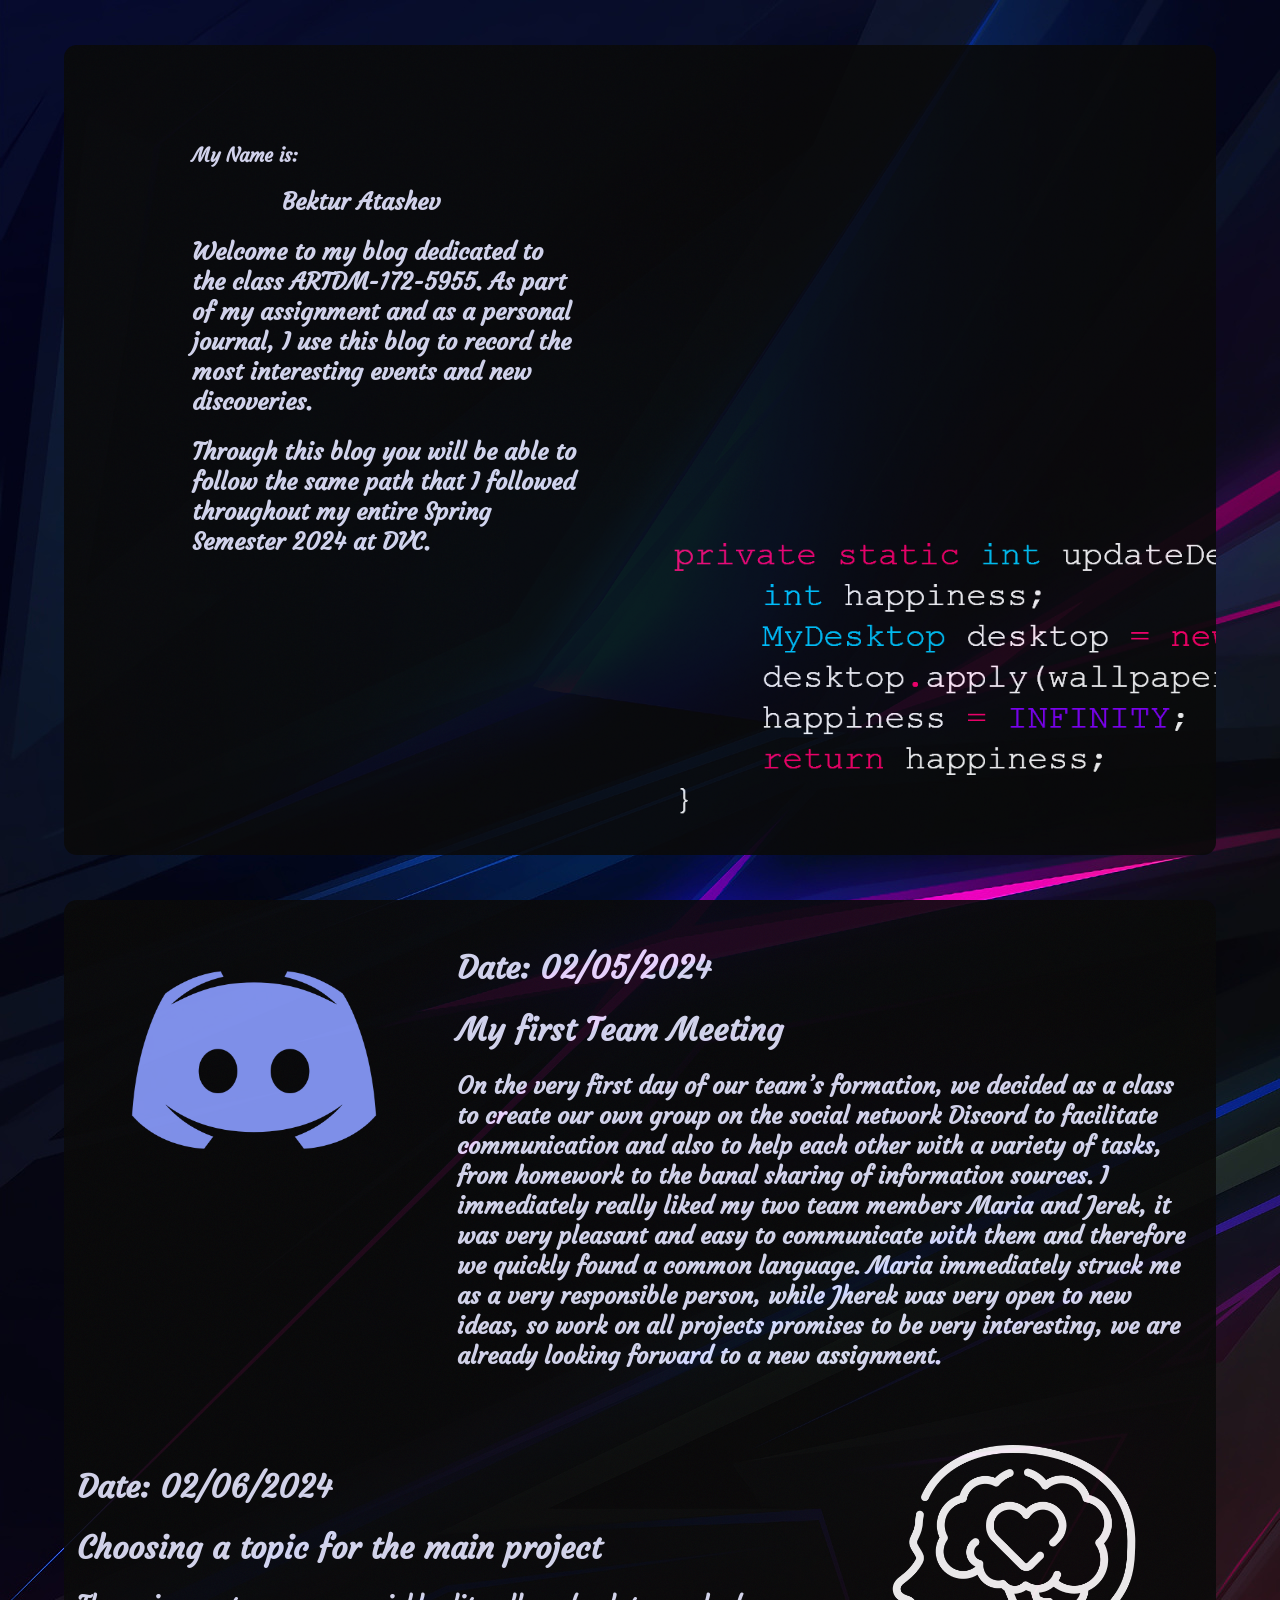
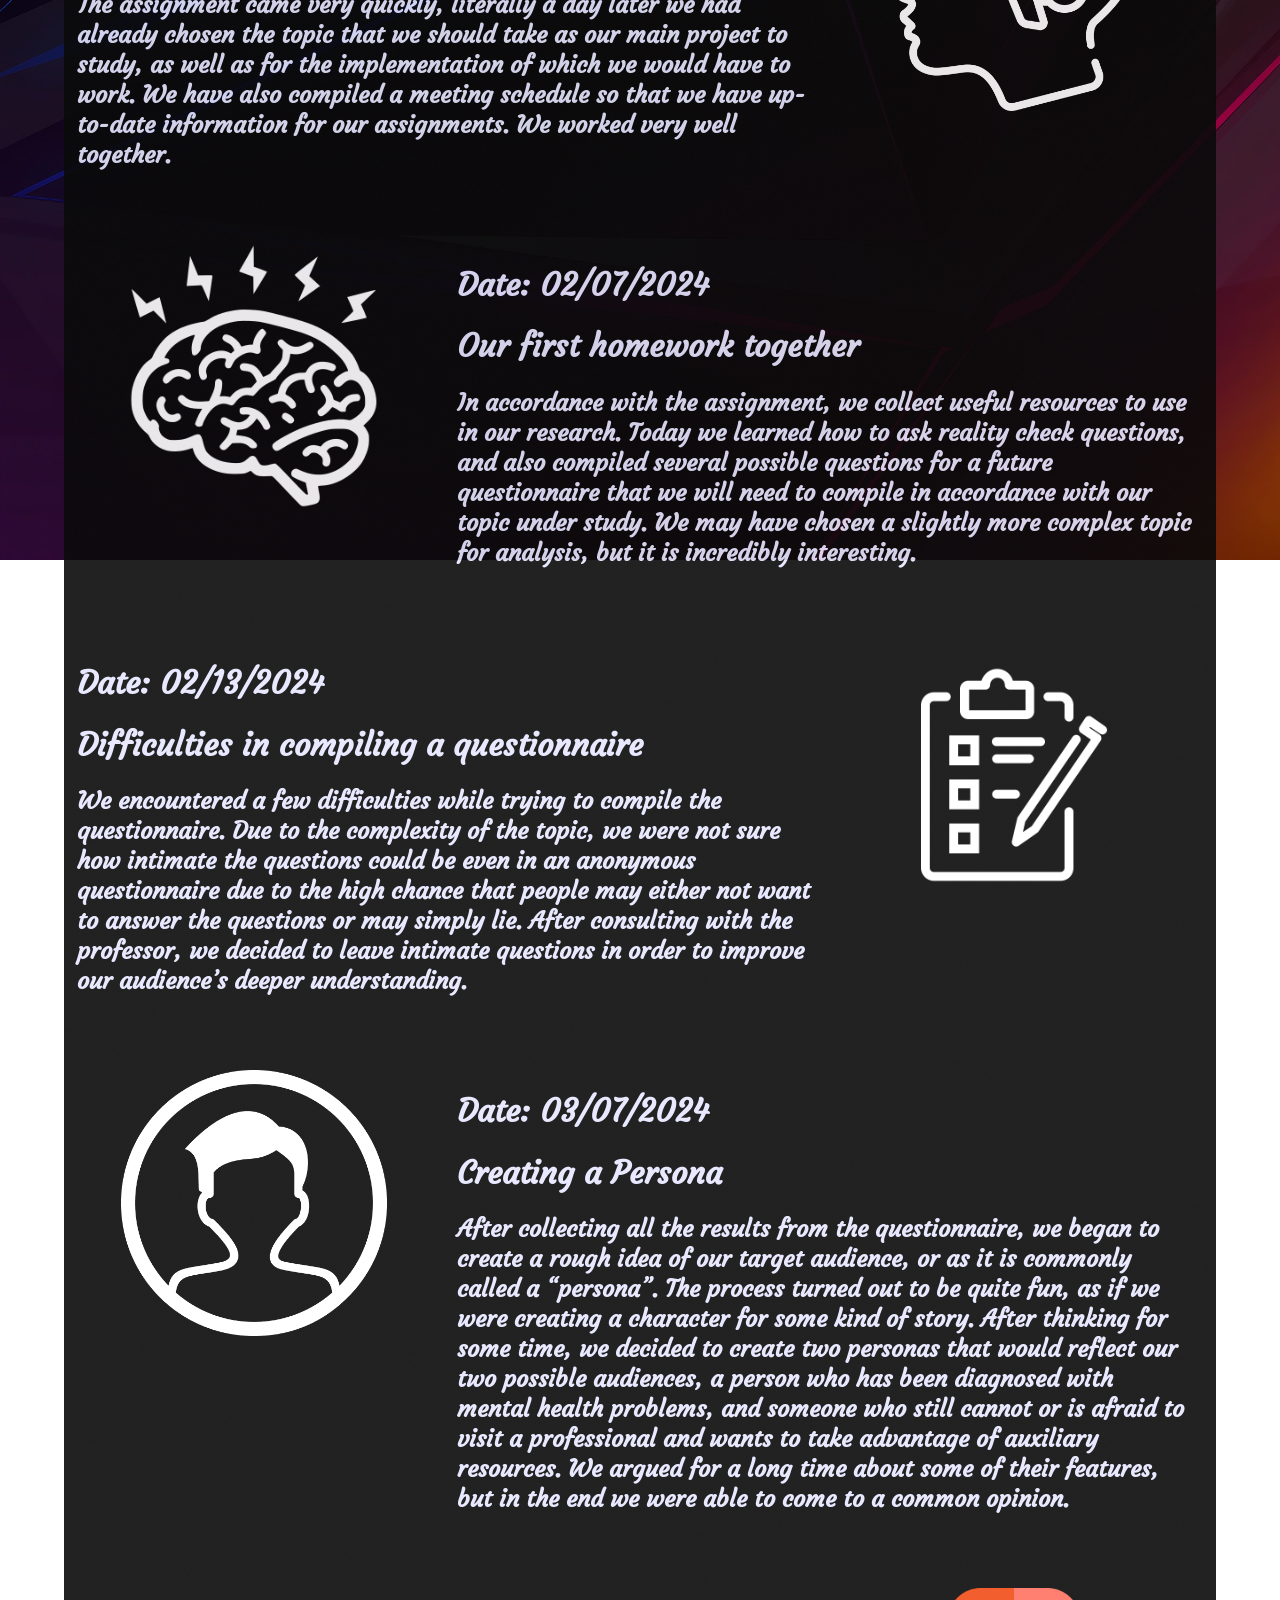
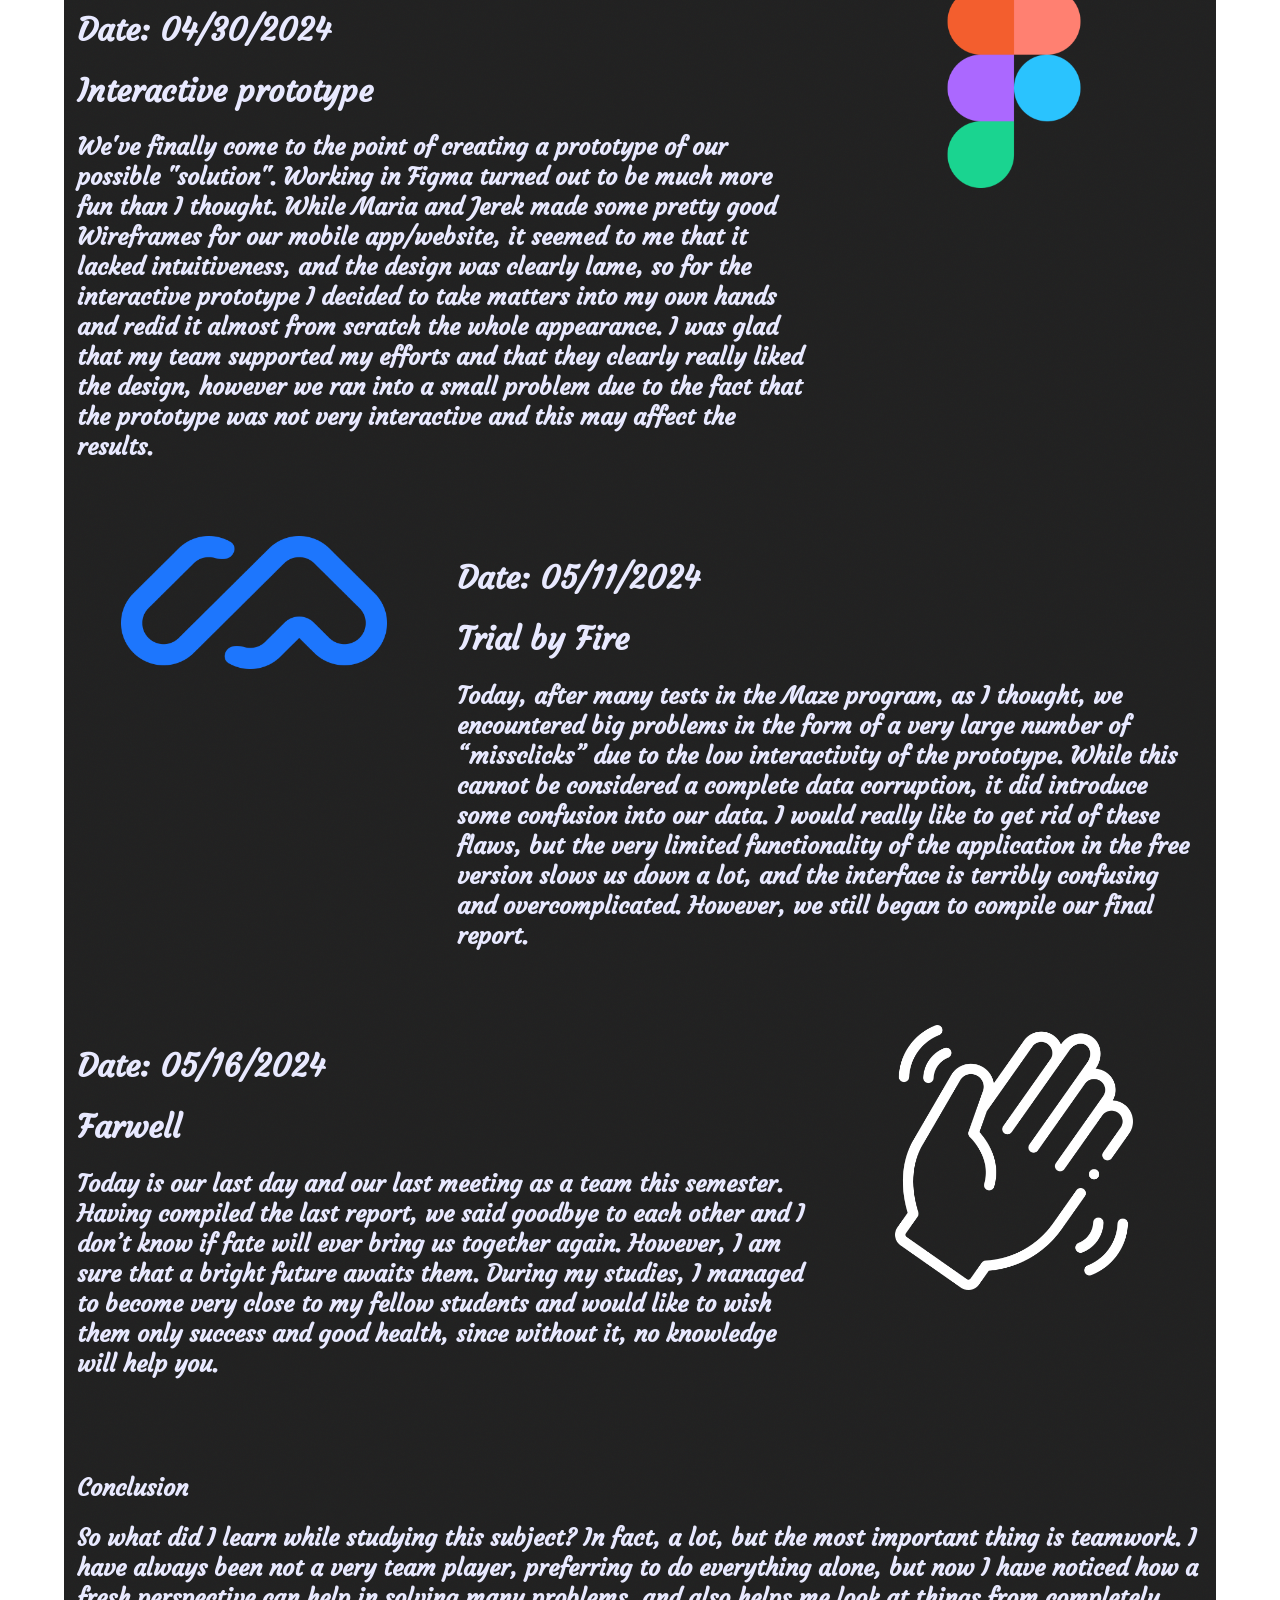
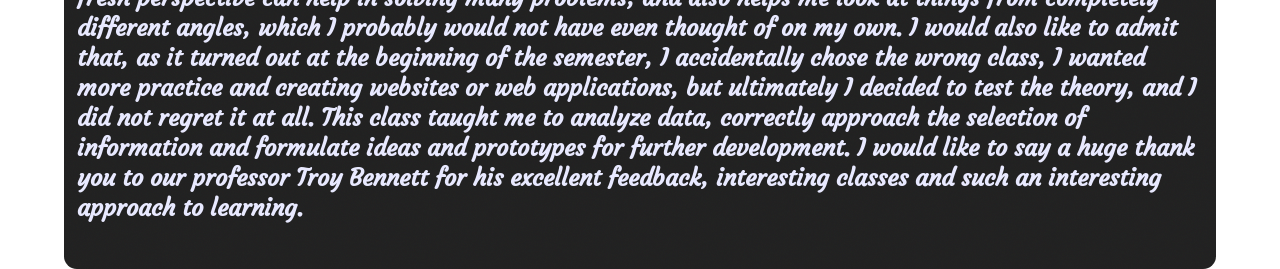
<file: index.html>
<!DOCTYPE html>
<html lang="en">
<head>
    <meta charset="UTF-8">
    <meta name="viewport" content="width=device-width, initial-scale=1.0">
    <link rel="preconnect" href="https://fonts.googleapis.com">
    <link rel="preconnect" href="https://fonts.gstatic.com" crossorigin>
    <link href="https://fonts.googleapis.com/css2?family=Play&display=swap" rel="stylesheet">
    <link rel="preconnect" href="https://fonts.googleapis.com">
    <link rel="preconnect" href="https://fonts.gstatic.com" crossorigin>
    <link href="https://fonts.googleapis.com/css2?family=Play:wght@700&display=swap" rel="stylesheet">
    <link rel="stylesheet" href="https://cdnjs.cloudflare.com/ajax/libs/font-awesome/5.13.0/css/all.min.css">
    <link rel="preconnect" href="https://fonts.googleapis.com">
    <link rel="preconnect" href="https://fonts.gstatic.com" crossorigin>
    <link href="https://fonts.googleapis.com/css2?family=Courgette&display=swap" rel="stylesheet">
    
    <link rel="stylesheet" href="style.css">
    <title>ARTDM172 Blog</title>
</head>


<body>
    
    <div id="intro">
        <div class="grid-container1">
            <div class="introtext">
                <section style="margin: 10vh 5vw 10vh 10vw;">
                    <h3>My Name is:</h3>
                    <h1 style="margin-left: 7vw;">Bektur Atashev</h1>
                    <h1 style="margin: 0;">
                    Welcome to my blog dedicated to the class ARTDM-172-5955. As part of my assignment and as a personal journal, I use this blog to record the most interesting events and new discoveries.
                    </h1>
                    <h1>
                        Through this blog you will be able to follow the same path that I followed throughout my entire Spring Semester 2024 at DVC.
                    </h1>

                </section>
            </div>
        </div>
    </div>

    <main>
        

        


        <div class="grid-container">
            <div class="img1">
                <img src="media/Dis.png" alt="" style="width: 75%; margin-left: auto; margin-right: auto; display: grid;" >
            </div>
            <div class="disc1">
                <h1>Date: 02/05/2024</h1>
                <h1>My first Team Meeting</h1>
                <h2>
                    On the very first day of our team’s formation, we decided as a class to create our own group on the social network Discord to facilitate communication and also to 
                    help each other with a variety of tasks, from homework to the banal sharing of information sources. I immediately really liked my two team members Maria and Jerek, 
                    it was very pleasant and easy to communicate with them and therefore we quickly found a common language. Maria immediately struck me as a very responsible person, 
                    while Jherek was very open to new ideas, so work on all projects promises to be very interesting, we are already looking forward to a new assignment.
                </h2>
                <p></p>
            </div>
            <div class="disc2">
                <h1>Date: 02/06/2024</h1>
                <h1>Choosing a topic for the main project</h1>
                <h2>
                    The assignment came very quickly, literally a day later we had already chosen the topic that we should take as our main project to study, as well as for the implementation 
                    of which we would have to work. We have also compiled a meeting schedule so that we have up-to-date information for our assignments. We worked very well together.
                </h2>
                <p></p>
            </div>
            <div class="img2">
                <img src="media/mental.png" alt="" style="width: 75%; margin-left: auto; margin-right: auto; display: grid; filter: invert(1);" >
            </div>

            <!-- Bracket --> 

            <div class="img1">
                <img src="media/brainstorming.png" alt="" style="width: 75%; margin-left: auto; margin-right: auto; display: grid; filter: invert(1);" >
            </div>
            <div class="disc1">
                <h1>Date: 02/07/2024</h1>
                <h1>Our first homework together</h1>
                <h2>
                    In accordance with the assignment, we collect useful resources to use in our research. Today we learned how to ask reality check questions, and also compiled several 
                    possible questions for a future questionnaire that we will need to compile in accordance with our topic under study. We may have chosen a slightly more complex topic 
                    for analysis, but it is incredibly interesting.
                </h2>
                <p></p>
            </div>
            <div class="disc2">
                <h1>Date: 02/13/2024</h1>
                <h1>Difficulties in compiling a questionnaire</h1>
                <h2>
                    We encountered a few difficulties while trying to compile the questionnaire. Due to the complexity of the topic, we were not sure how intimate the questions could be even 
                    in an anonymous questionnaire due to the high chance that people may either not want to answer the questions or may simply lie. After consulting with the professor, we decided 
                    to leave intimate questions in order to improve our audience’s deeper understanding.
                </h2>
                <p></p>
            </div>
            <div class="img2">
                <img src="media/ques.png" alt="" style="width: 75%; margin-left: auto; margin-right: auto; display: grid; filter: invert(1);" >
            </div>

            <!-- Bracket --> 

            <div class="img1">
                <img src="media/pers.png" alt="" style="width: 75%; margin-left: auto; margin-right: auto; display: grid; filter: invert(1);" >
            </div>
            <div class="disc1">
                <h1>Date: 03/07/2024</h1>
                <h1>Creating a Persona</h1>
                <h2>
                    After collecting all the results from the questionnaire, we began to create a rough idea of our target audience, or as it is commonly called a “persona”. The process turned out to be 
                    quite fun, as if we were creating a character for some kind of story. After thinking for some time, we decided to create two personas that would reflect our two possible audiences, a 
                    person who has been diagnosed with mental health problems, and someone who still cannot or is afraid to visit a professional and wants to take advantage of auxiliary resources. We argued 
                    for a long time about some of their features, but in the end we were able to come to a common opinion.
                </h2>
                <p></p>
            </div>
            <div class="disc2">
                <h1>Date: 04/30/2024</h1>
                <h1>Interactive prototype</h1>
                <h2>
                    We've finally come to the point of creating a prototype of our possible "solution". Working in Figma turned out to be much more fun than I thought. While Maria and Jerek made some pretty 
                    good Wireframes for our mobile app/website, it seemed to me that it lacked intuitiveness, and the design was clearly lame, so for the interactive prototype I decided to take matters into 
                    my own hands and redid it almost from scratch the whole appearance. I was glad that my team supported my efforts and that they clearly really liked the design, however we ran into a small 
                    problem due to the fact that the prototype was not very interactive and this may affect the results.
                </h2>
                <p></p>
            </div>
            <div class="img2">
                <img src="media/fig.png" alt="" style="width: 75%; margin-left: auto; margin-right: auto; display: grid;" >
            </div>
            <!-- Bracket --> 

            <div class="img1">
                <img src="media/maze.png" alt="" style="width: 75%; margin-left: auto; margin-right: auto; display: grid;" >
            </div>
            <div class="disc1">
                <h1>Date: 05/11/2024</h1>
                <h1>Trial by Fire</h1>
                <h2>
                    Today, after many tests in the Maze program, as I thought, we encountered big problems in the form of a very large number of “missclicks” due to the low interactivity of the prototype. 
                    While this cannot be considered a complete data corruption, it did introduce some confusion into our data. I would really like to get rid of these flaws, but the very limited functionality 
                    of the application in the free version slows us down a lot, and the interface is terribly confusing and overcomplicated. However, we still began to compile our final report.
                </h2>
                <p></p>
            </div>
            <div class="disc2">
                <h1>Date: 05/16/2024</h1>
                <h1>Farwell</h1>
                <h2>
                    Today is our last day and our last meeting as a team this semester. Having compiled the last report, we said goodbye to each other and I don’t know if fate will ever bring us together again. 
                    However, I am sure that a bright future awaits them. During my studies, I managed to become very close to my fellow students and would like to wish them only success and good health, since 
                    without it, no knowledge will help you.
                </h2>
                <p></p>
            </div>
            <div class="img2">
                <img src="media/good.png" alt="" style="width: 75%; margin-left: auto; margin-right: auto; display: grid; filter: invert(1);" >
            </div>
        </div>

        <section style="padding: 3vh 1vw 3vh 1vw;">
            <h1>Conclusion</h1>
            <h2>So what did I learn while studying this subject? In fact, a lot, but the most important thing is teamwork. I have always been not a very team player, preferring to do everything alone, but now I 
                have noticed how a fresh perspective can help in solving many problems, and also helps me look at things from completely different angles, which I probably would not have even thought of on my own. 
                I would also like to admit that, as it turned out at the beginning of the semester, I accidentally chose the wrong class, I wanted more practice and creating websites or web applications, but 
                ultimately I decided to test the theory, and I did not regret it at all. This class taught me to analyze data, correctly approach the selection of information and formulate ideas and prototypes 
                for further development. I would like to say a huge thank you to our professor Troy Bennett for his excellent feedback, interesting classes and such an interesting approach to learning.</h2>
        </section>
    </main>
    <Footer>

    </Footer>       

</body>
</html>
</file>
<file: style.css>
.courgette-regular {
  font-family: "Courgette", cursive;
  font-weight: 400;
  font-style: normal;
}


body
{
  background-image: url(media/back.jpg);
  background-repeat: no-repeat;
  background-attachment: fixed;
  background-size: auto;
  margin: 0;
  color: rgb(230, 231, 255);
  font-family: Courgette
}

body h3
{
  margin: 1vh 0 0 0;
}

header
{
  background-color: rgba(28, 50, 68, 0.8);
  margin: 0;
}


main
{
  width: 90vw;
  margin-left: auto;
  margin-right: auto;
  background-image: url(media/mainback.png);
  background-repeat: repeat;
  background-attachment: scroll ;
  opacity: 0.9;
  border-radius: 1vw;
}

#intro
{
  display: block;
  width: 90vw;
  height: 90vh;
  margin: 5vh auto 5vh auto ;
  background-image: url(media/introimg.png);
  background-repeat: no-repeat;
  background-size: cover;
  opacity: 0.9;
  border-radius: 1vw;
}

.grid-container1
{
  display: grid;
  grid-template-columns: 50% 50%;
}

.grid-container
{
  display: grid;
  grid-template-columns: 33% 33% 33%;
}

.introtext
{
  display: grid;
  grid-column-start: 1;
  grid-column-end: 2;
}

.img1
{
  display: grid;
  grid-column-start: 1;
  grid-column-end: 2;
  padding: 3vh 1vw 3vh 1vw;
}

.disc1
{
  grid-column-start: 2;
  grid-column-end: 4;
  padding: 3vh 1vw 3vh 1vw;
}

.disc2
{
  grid-column-start: 1;
  grid-column-end: 3;
  padding: 3vh 1vw 3vh 1vw;
}

.img2
{
  grid-column-start: 3;
  grid-column-end: 4;
  padding: 3vh 1vw 3vh 1vw;
}
</file>
